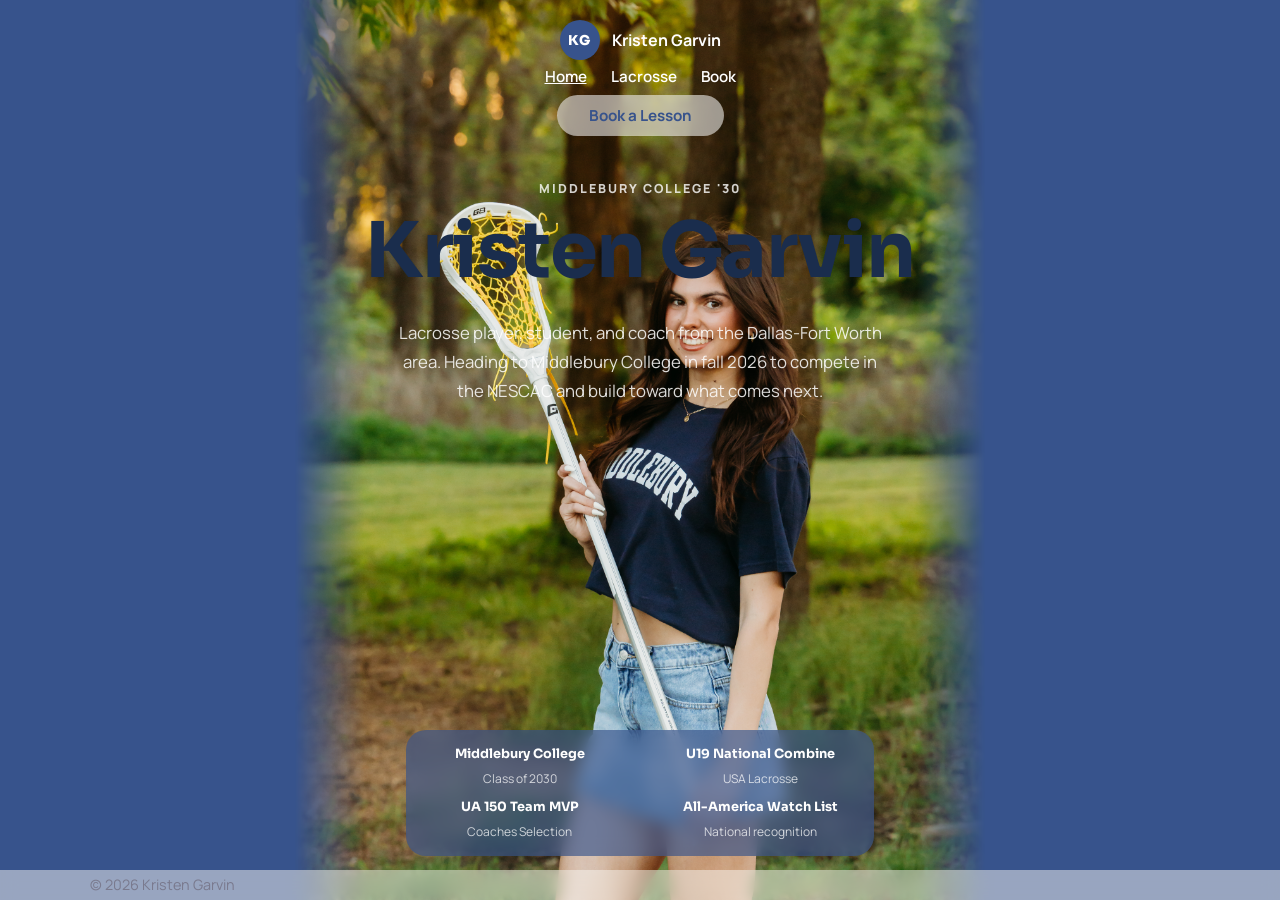
<file: index.html>
<!DOCTYPE html>
<html lang="en">
  <head>
    <meta charset="UTF-8" />
    <meta name="viewport" content="width=device-width, initial-scale=1.0" />
    <title>Kristen Garvin — Middlebury Lacrosse | Private Lessons Dallas TX</title>
    <meta name="description" content="Kristen Garvin — Middlebury College '30 women's lacrosse commit. UA 150 All-Star & Team MVP, U19 USA National Combine, All-America Watch List. Private lacrosse lessons in Dallas-Fort Worth, Allen, Texas." />
    <meta name="keywords" content="Kristen Garvin, Middlebury College, women's lacrosse, lacrosse lessons, Dallas Texas, Allen Texas, DFW lacrosse, private lacrosse training, youth lacrosse, NESCAC, UA 150, All-America, Lovejoy Leopards, GRIT Dallas" />
    <meta property="og:title" content="Kristen Garvin — Middlebury Lacrosse" />
    <meta property="og:description" content="Middlebury College '30 women's lacrosse. UA 150 Team MVP. Private lacrosse lessons in Dallas-Fort Worth, Texas." />
    <meta property="og:image" content="kg_main2.png" />
    <meta property="og:type" content="website" />
    <link rel="preconnect" href="https://fonts.googleapis.com" />
    <link rel="preconnect" href="https://fonts.gstatic.com" crossorigin />
    <link href="https://fonts.googleapis.com/css2?family=Manrope:wght@400;500;600;700;800&family=Sora:wght@400;600;700;800&display=swap" rel="stylesheet" />
    <link rel="stylesheet" href="styles.css" />
  </head>
  <body>
    <div class="page-bg landing">
      <img class="landing-bg-img" src="kg_main_lax.jpeg" alt="" />
      <div class="container">
        <header class="site-header">
          <a class="brand" href="index.html">
            <span class="brand-mark">KG</span>
            <span class="brand-name">Kristen Garvin</span>
          </a>
          <nav class="site-nav">
            <a href="index.html" class="active">Home</a>
            <a href="athletics.html">Lacrosse</a>
            <a href="contact.html">Book</a>
          </nav>
        </header>
        <a href="contact.html" class="landing-lesson-cta">Book a Lesson</a>
      </div>

      <main>
        <section class="landing-hero">
          <div class="container">
            <div class="landing-text" data-reveal>
              <p class="section-label">Middlebury College '30</p>
              <h1>Kristen Garvin</h1>
              <p class="landing-intro">
                Lacrosse player, student, and coach from the Dallas-Fort Worth area.
                Heading to Middlebury College in fall 2026 to compete in the NESCAC
                and build toward what comes next.
              </p>
            </div>
          </div>
        </section>
        <div class="landing-bars">
          <div class="container">
            <div class="highlights highlights-compact" data-reveal>
              <div class="highlights-grid">
                <div class="highlight-item">
                  <strong>Middlebury College</strong>
                  <span>Class of 2030</span>
                </div>
                <div class="highlight-item">
                  <strong>U19 National Combine</strong>
                  <span>USA Lacrosse</span>
                </div>
                <div class="highlight-item">
                  <strong>UA 150 Team MVP</strong>
                  <span>Coaches Selection</span>
                </div>
                <div class="highlight-item">
                  <strong>All-America Watch List</strong>
                  <span>National recognition</span>
                </div>
              </div>
            </div>
          </div>
        </div>
      </main>

      <footer class="site-footer">
        <div class="container">
          <span>&copy; 2026 Kristen Garvin</span>
          <span id="visitor-count" style="font-size: 0.8rem; opacity: 0.7;"></span>
        </div>
      </footer>
    </div>

    <script src="script.js"></script>
  </body>
</html>
</file>
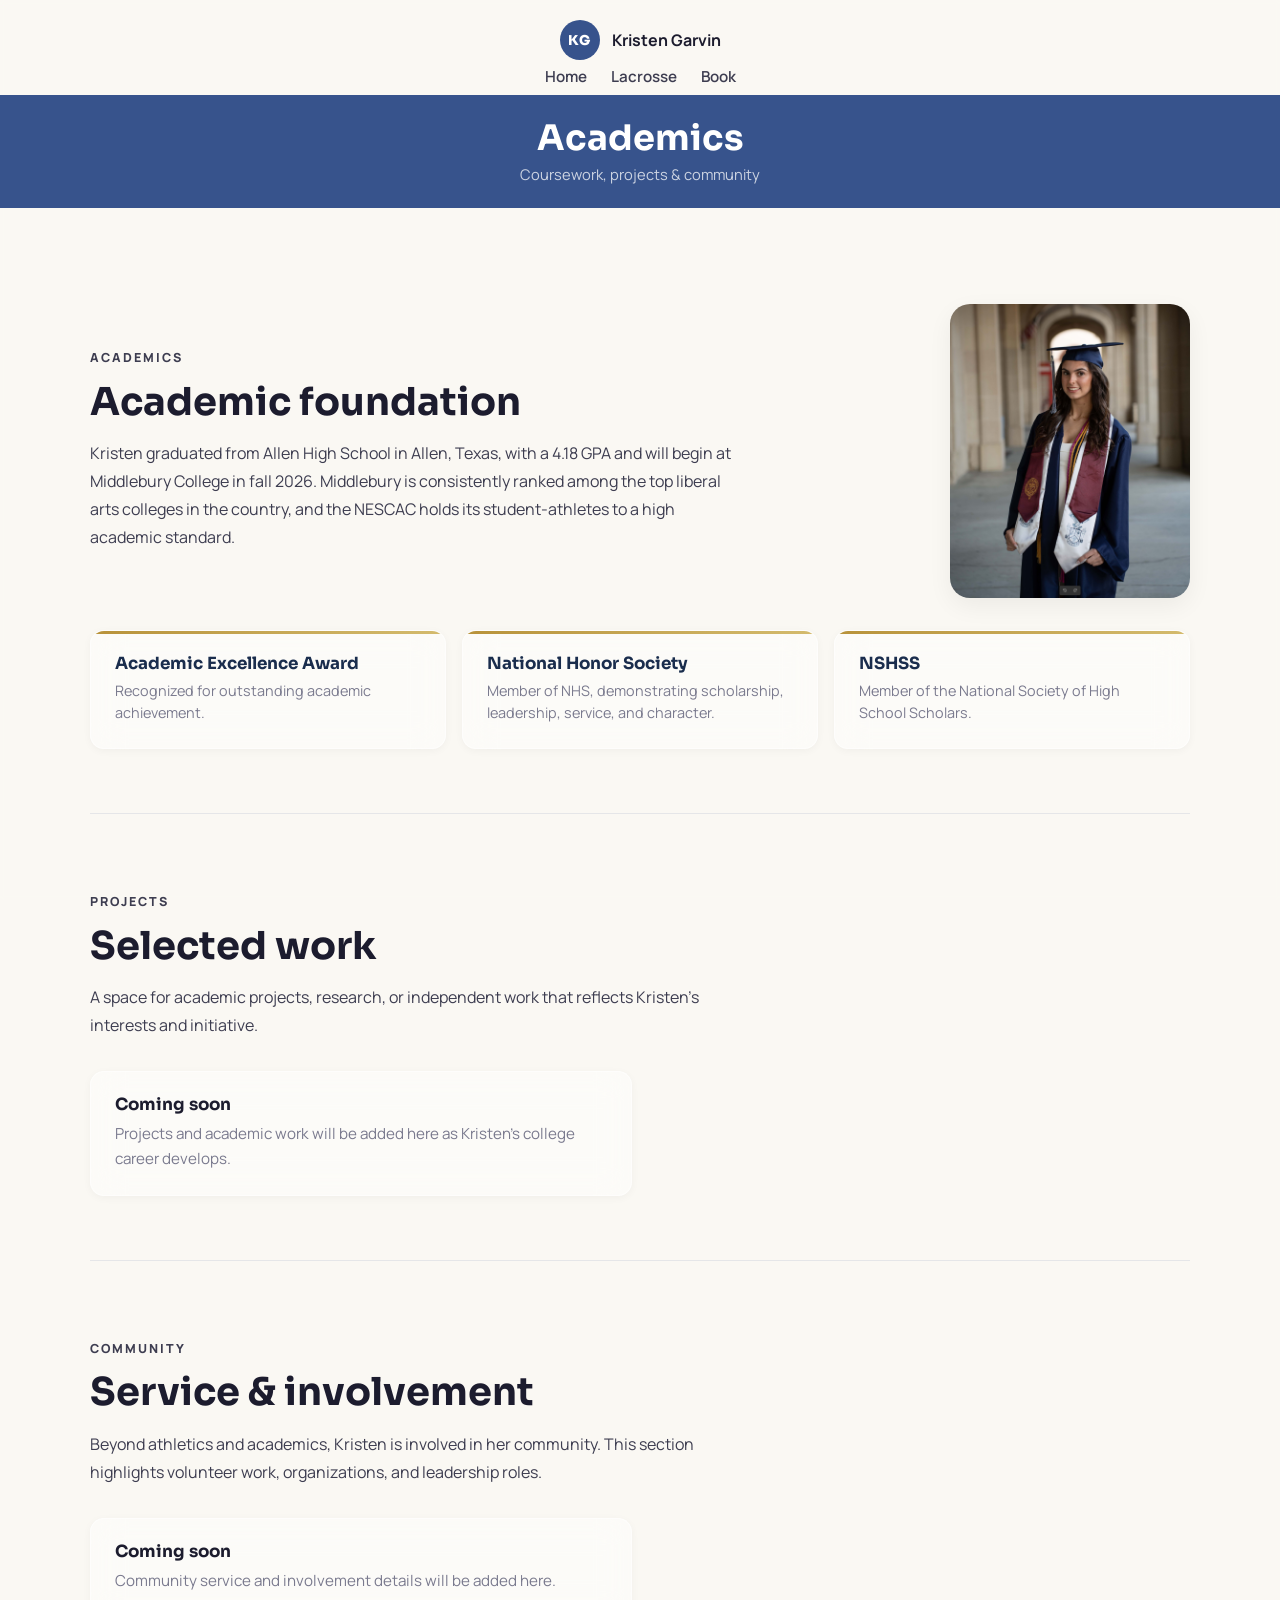
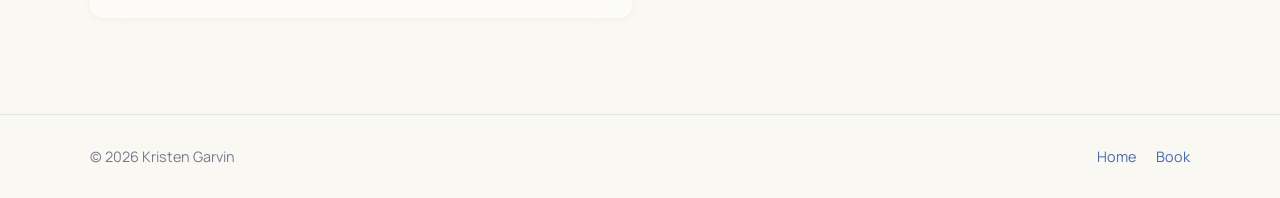
<file: academics.html>
<!DOCTYPE html>
<html lang="en">
  <head>
    <meta charset="UTF-8" />
    <meta name="viewport" content="width=device-width, initial-scale=1.0" />
    <title>Academics — Kristen Garvin | Middlebury College '30</title>
    <meta name="description" content="Kristen Garvin's academic profile — 4.18 GPA, National Honor Society, NSHSS, Academic Excellence Award. Allen High School graduate, Middlebury College '30." />
    <meta name="keywords" content="Kristen Garvin academics, Middlebury College, Allen High School, National Honor Society, NSHSS, student athlete" />
    <meta property="og:title" content="Academics — Kristen Garvin" />
    <meta property="og:description" content="4.18 GPA, NHS, NSHSS, Academic Excellence Award. Middlebury College '30." />
    <meta property="og:type" content="website" />
    <link rel="preconnect" href="https://fonts.googleapis.com" />
    <link rel="preconnect" href="https://fonts.gstatic.com" crossorigin />
    <link href="https://fonts.googleapis.com/css2?family=Manrope:wght@400;500;600;700;800&family=Sora:wght@400;600;700;800&display=swap" rel="stylesheet" />
    <link rel="stylesheet" href="styles.css" />
  </head>
  <body>
    <div class="page-bg">
    <div class="container">
      <header class="site-header">
        <a class="brand" href="index.html">
          <span class="brand-mark">KG</span>
          <span class="brand-name">Kristen Garvin</span>
        </a>
        <nav class="site-nav">
          <a href="index.html">Home</a>
          <a href="athletics.html">Lacrosse</a>
          <a href="contact.html">Book</a>
        </nav>
      </header>
    </div>

    <div class="page-head">
      <div class="container">
        <h1>Academics</h1>
        <p class="subtitle">Coursework, projects & community</p>
      </div>
    </div>

    <main class="container">
      <section class="section" data-reveal>
        <div class="quote-with-image">
          <div>
            <p class="section-label">Academics</p>
            <h2>Academic foundation</h2>
            <p>
              Kristen graduated from Allen High School in Allen, Texas, with a 4.18 GPA
              and will begin at Middlebury College in fall 2026. Middlebury is consistently
              ranked among the top liberal arts colleges in the country, and the NESCAC holds
              its student-athletes to a high academic standard.
            </p>
          </div>
          <img class="athletics-photo" src="kg_academic2.png" alt="Kristen Garvin — Graduation" />
        </div>

        <div class="accolade-grid" style="margin-top: 2rem">
          <article class="accolade-card">
            <h3>Academic Excellence Award</h3>
            <p>Recognized for outstanding academic achievement.</p>
          </article>
          <article class="accolade-card">
            <h3>National Honor Society</h3>
            <p>Member of NHS, demonstrating scholarship, leadership, service, and character.</p>
          </article>
          <article class="accolade-card">
            <h3>NSHSS</h3>
            <p>Member of the National Society of High School Scholars.</p>
          </article>
        </div>
      </section>

      <section class="section" data-reveal>
        <p class="section-label">Projects</p>
        <h2>Selected work</h2>
        <p>
          A space for academic projects, research, or independent work that reflects
          Kristen's interests and initiative.
        </p>

        <div class="card-grid">
          <article class="card">
            <h3>Coming soon</h3>
            <p>Projects and academic work will be added here as Kristen's college career develops.</p>
          </article>
          <!--
          Example project card:
          <article class="card">
            <h3>Project Title</h3>
            <p>Brief description of the project, what it involved, and the outcome or takeaway.</p>
          </article>
          -->
        </div>
      </section>

      <section class="section" data-reveal>
        <p class="section-label">Community</p>
        <h2>Service & involvement</h2>
        <p>
          Beyond athletics and academics, Kristen is involved in her community.
          This section highlights volunteer work, organizations, and leadership roles.
        </p>

        <div class="card-grid">
          <article class="card">
            <h3>Coming soon</h3>
            <p>Community service and involvement details will be added here.</p>
          </article>
          <!--
          Example:
          <article class="card">
            <h3>Organization Name</h3>
            <p>Role, contribution, and what the experience meant.</p>
          </article>
          -->
        </div>
      </section>
    </main>

    <footer class="site-footer">
      <div class="container">
        <span>&copy; 2026 Kristen Garvin</span>
        <div class="footer-links">
          <a href="index.html">Home</a>
          <a href="contact.html">Book</a>
        </div>
      </div>
    </footer>
    </div>

    <script src="script.js"></script>
  </body>
</html>
</file>
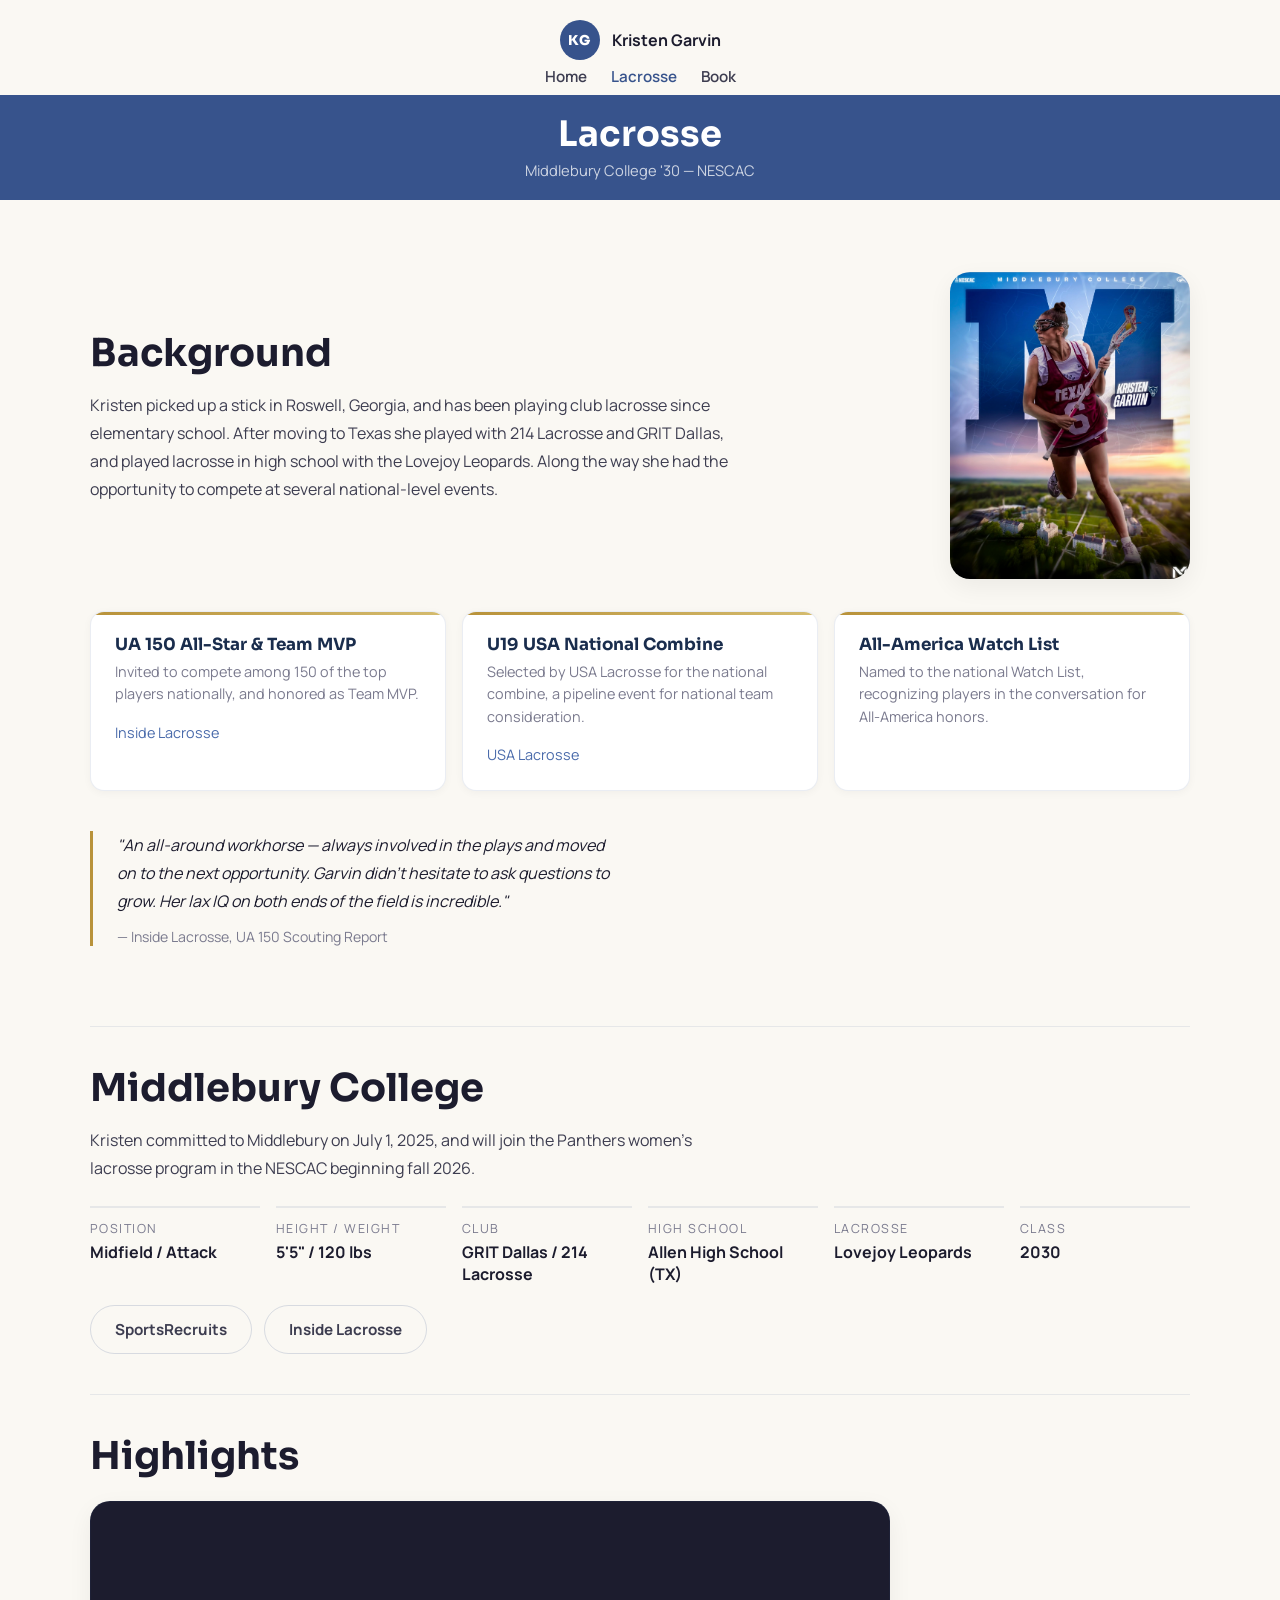
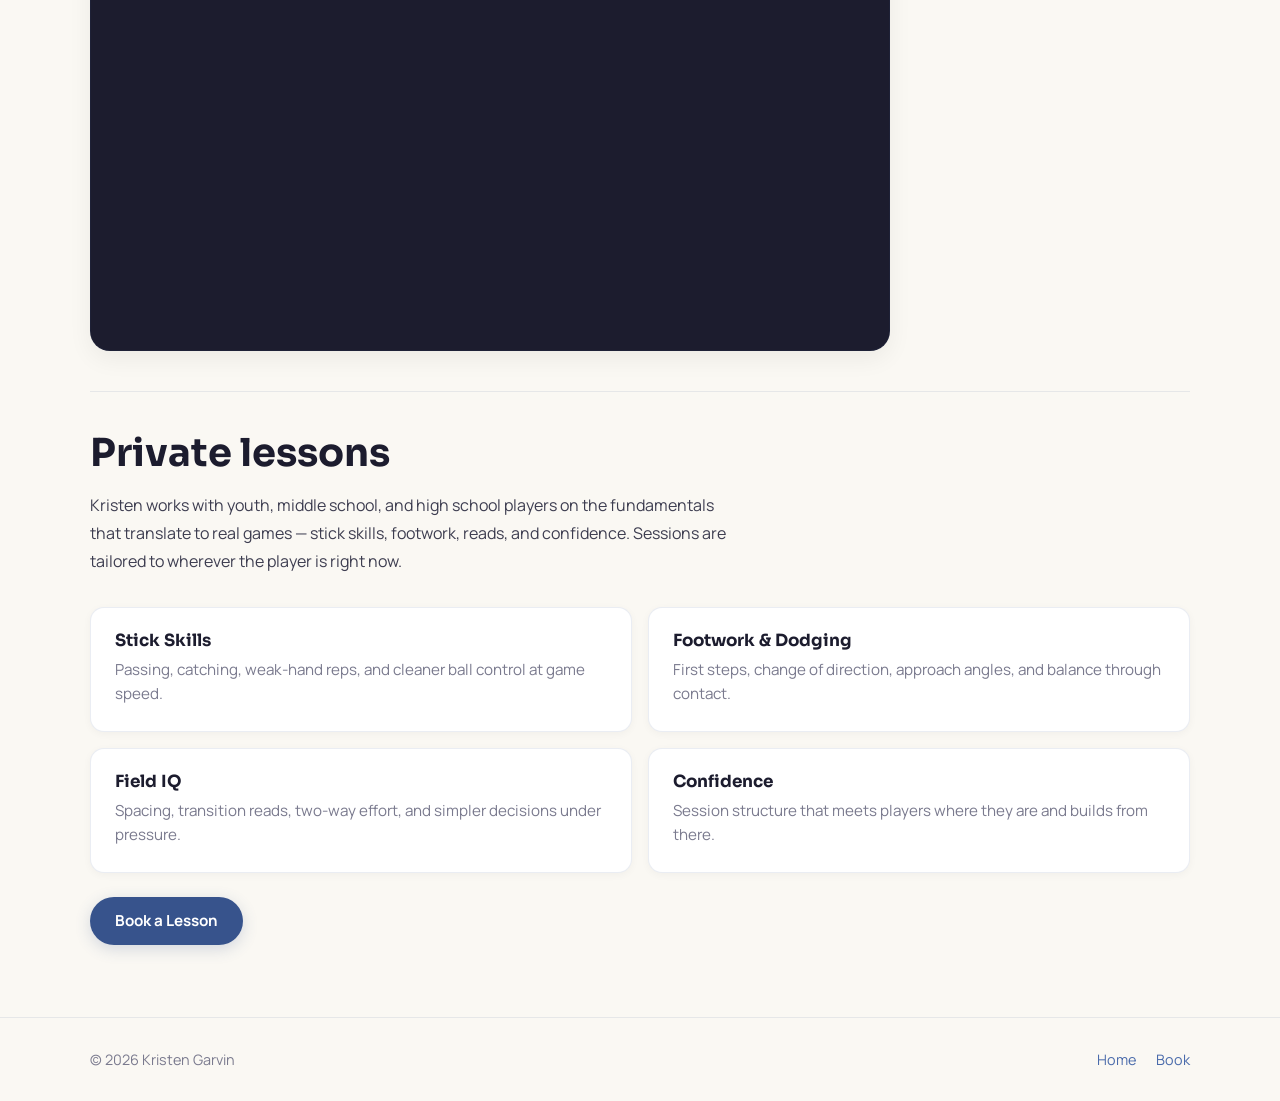
<file: athletics.html>
<!DOCTYPE html>
<html lang="en">
  <head>
    <meta charset="UTF-8" />
    <meta name="viewport" content="width=device-width, initial-scale=1.0" />
    <title>Athletics — Kristen Garvin | Middlebury Women's Lacrosse</title>
    <meta name="description" content="Kristen Garvin's lacrosse accolades — UA 150 All-Star & Team MVP, U19 USA National Combine, All-America Watch List. Middlebury College women's lacrosse commit. Private lacrosse lessons in Dallas-Fort Worth, Allen, Texas." />
    <meta name="keywords" content="Kristen Garvin lacrosse, Middlebury women's lacrosse, UA 150 All-Star, Team MVP, U19 USA National Combine, All-America Watch List, lacrosse lessons Dallas, Allen Texas lacrosse, Lovejoy Leopards, GRIT Dallas, youth lacrosse training, NESCAC" />
    <meta property="og:title" content="Athletics — Kristen Garvin | Middlebury Lacrosse" />
    <meta property="og:description" content="UA 150 Team MVP, U19 National Combine, All-America Watch List. Private lacrosse lessons in Dallas-Fort Worth." />
    <meta property="og:image" content="kg_athletic.jpeg" />
    <meta property="og:type" content="website" />
    <link rel="preconnect" href="https://fonts.googleapis.com" />
    <link rel="preconnect" href="https://fonts.gstatic.com" crossorigin />
    <link href="https://fonts.googleapis.com/css2?family=Manrope:wght@400;500;600;700;800&family=Sora:wght@400;600;700;800&display=swap" rel="stylesheet" />
    <link rel="stylesheet" href="styles.css" />
  </head>
  <body>
    <div class="container">
      <header class="site-header">
        <a class="brand" href="index.html">
          <span class="brand-mark">KG</span>
          <span class="brand-name">Kristen Garvin</span>
        </a>
        <nav class="site-nav">
          <a href="index.html">Home</a>
          <a href="athletics.html" class="active">Lacrosse</a>
          <a href="contact.html">Book</a>
        </nav>
      </header>
    </div>

    <div class="page-head page-head-compact">
      <div class="container">
        <h1>Lacrosse</h1>
        <p class="subtitle">Middlebury College '30 — NESCAC</p>
      </div>
    </div>

    <main class="container">
      <section class="section section-tight" data-reveal>
        <div class="quote-with-image">
          <div>
            <h2>Background</h2>
            <p>
              Kristen picked up a stick in Roswell, Georgia, and has been playing club
              lacrosse since elementary school. After moving to Texas she played with
              214 Lacrosse and GRIT Dallas, and played lacrosse in high school with the
              Lovejoy Leopards. Along the way she had the opportunity to compete at
              several national-level events.
            </p>
          </div>
          <img class="athletics-photo" src="kg_athletic.jpeg" alt="Kristen Garvin — Middlebury Lacrosse" />
        </div>

        <div class="accolade-grid">
          <article class="accolade-card">
            <h3>UA 150 All-Star & Team MVP</h3>
            <p>Invited to compete among 150 of the top players nationally, and honored as Team MVP.</p>
            <p class="card-source">
              <a href="https://www.insidelacrosse.com/article/RobinsonSportsPresentsUA150AllStarsandTopCombinePerformers/63745" target="_blank" rel="noreferrer">
                Inside Lacrosse
              </a>
            </p>
          </article>
          <article class="accolade-card">
            <h3>U19 USA National Combine</h3>
            <p>Selected by USA Lacrosse for the national combine, a pipeline event for national team consideration.</p>
            <p class="card-source">
              <a href="https://www.usalacrosse.com/news-media-blog/top-high-school-girls-lacrosse-players-invited-usa-lacrosse-national-combine" target="_blank" rel="noreferrer">
                USA Lacrosse
              </a>
            </p>
          </article>
          <article class="accolade-card">
            <h3>All-America Watch List</h3>
            <p>Named to the national Watch List, recognizing players in the conversation for All-America honors.</p>
          </article>
        </div>

        <blockquote class="pull-quote" data-reveal>
          <p>
            "An all-around workhorse — always involved in the plays and moved on to
            the next opportunity. Garvin didn't hesitate to ask questions to grow.
            Her lax IQ on both ends of the field is incredible."
          </p>
          <cite>— Inside Lacrosse, UA 150 Scouting Report</cite>
        </blockquote>
      </section>

      <section class="section section-tight" data-reveal>
        <h2>Middlebury College</h2>
        <p>
          Kristen committed to Middlebury on July 1, 2025, and will join the Panthers
          women's lacrosse program in the NESCAC beginning fall 2026.
        </p>

        <div class="profile-grid">
          <div class="profile-item">
            <div class="profile-label">Position</div>
            <div class="profile-value">Midfield / Attack</div>
          </div>
          <div class="profile-item">
            <div class="profile-label">Height / Weight</div>
            <div class="profile-value">5'5" / 120 lbs</div>
          </div>
          <div class="profile-item">
            <div class="profile-label">Club</div>
            <div class="profile-value">GRIT Dallas / 214 Lacrosse</div>
          </div>
          <div class="profile-item">
            <div class="profile-label">High School</div>
            <div class="profile-value">Allen High School (TX)</div>
          </div>
          <div class="profile-item">
            <div class="profile-label">Lacrosse</div>
            <div class="profile-value">Lovejoy Leopards</div>
          </div>
          <div class="profile-item">
            <div class="profile-label">Class</div>
            <div class="profile-value">2030</div>
          </div>
        </div>

        <div class="form-actions" style="margin-top: 1.25rem">
          <a class="btn btn-secondary" href="https://sportsrecruits.com/athlete/kristen_garvin" target="_blank" rel="noreferrer">SportsRecruits</a>
          <a class="btn btn-secondary" href="https://www.insidelacrosse.com/player/kristen-garvin/e22b5522-39c6-4a8d-bd5d-64ab55a19a91" target="_blank" rel="noreferrer">Inside Lacrosse</a>
        </div>
      </section>

      <section class="section section-tight" data-reveal>
        <h2>Highlights</h2>
        <div class="video-wrap">
          <iframe
            src="https://www.youtube.com/embed/eqdjUN7WQyw?rel=0"
            title="Kristen Garvin lacrosse highlights"
            allow="accelerometer; autoplay; clipboard-write; encrypted-media; gyroscope; picture-in-picture; web-share"
            allowfullscreen
          ></iframe>
        </div>
      </section>

      <section class="section section-tight" data-reveal>
        <h2>Private lessons</h2>
        <p>
          Kristen works with youth, middle school, and high school players on the
          fundamentals that translate to real games — stick skills, footwork, reads,
          and confidence. Sessions are tailored to wherever the player is right now.
        </p>

        <div class="card-grid">
          <article class="card">
            <h3>Stick Skills</h3>
            <p>Passing, catching, weak-hand reps, and cleaner ball control at game speed.</p>
          </article>
          <article class="card">
            <h3>Footwork & Dodging</h3>
            <p>First steps, change of direction, approach angles, and balance through contact.</p>
          </article>
          <article class="card">
            <h3>Field IQ</h3>
            <p>Spacing, transition reads, two-way effort, and simpler decisions under pressure.</p>
          </article>
          <article class="card">
            <h3>Confidence</h3>
            <p>Session structure that meets players where they are and builds from there.</p>
          </article>
        </div>

        <div class="form-actions" style="margin-top: 1.5rem">
          <a class="btn btn-primary" href="contact.html">Book a Lesson</a>
        </div>
      </section>
    </main>

    <footer class="site-footer">
      <div class="container">
        <span>&copy; 2026 Kristen Garvin</span>
        <div class="footer-links">
          <a href="index.html">Home</a>
          <a href="contact.html">Book</a>
        </div>
      </div>
    </footer>

    <script src="script.js"></script>
  </body>
</html>
</file>
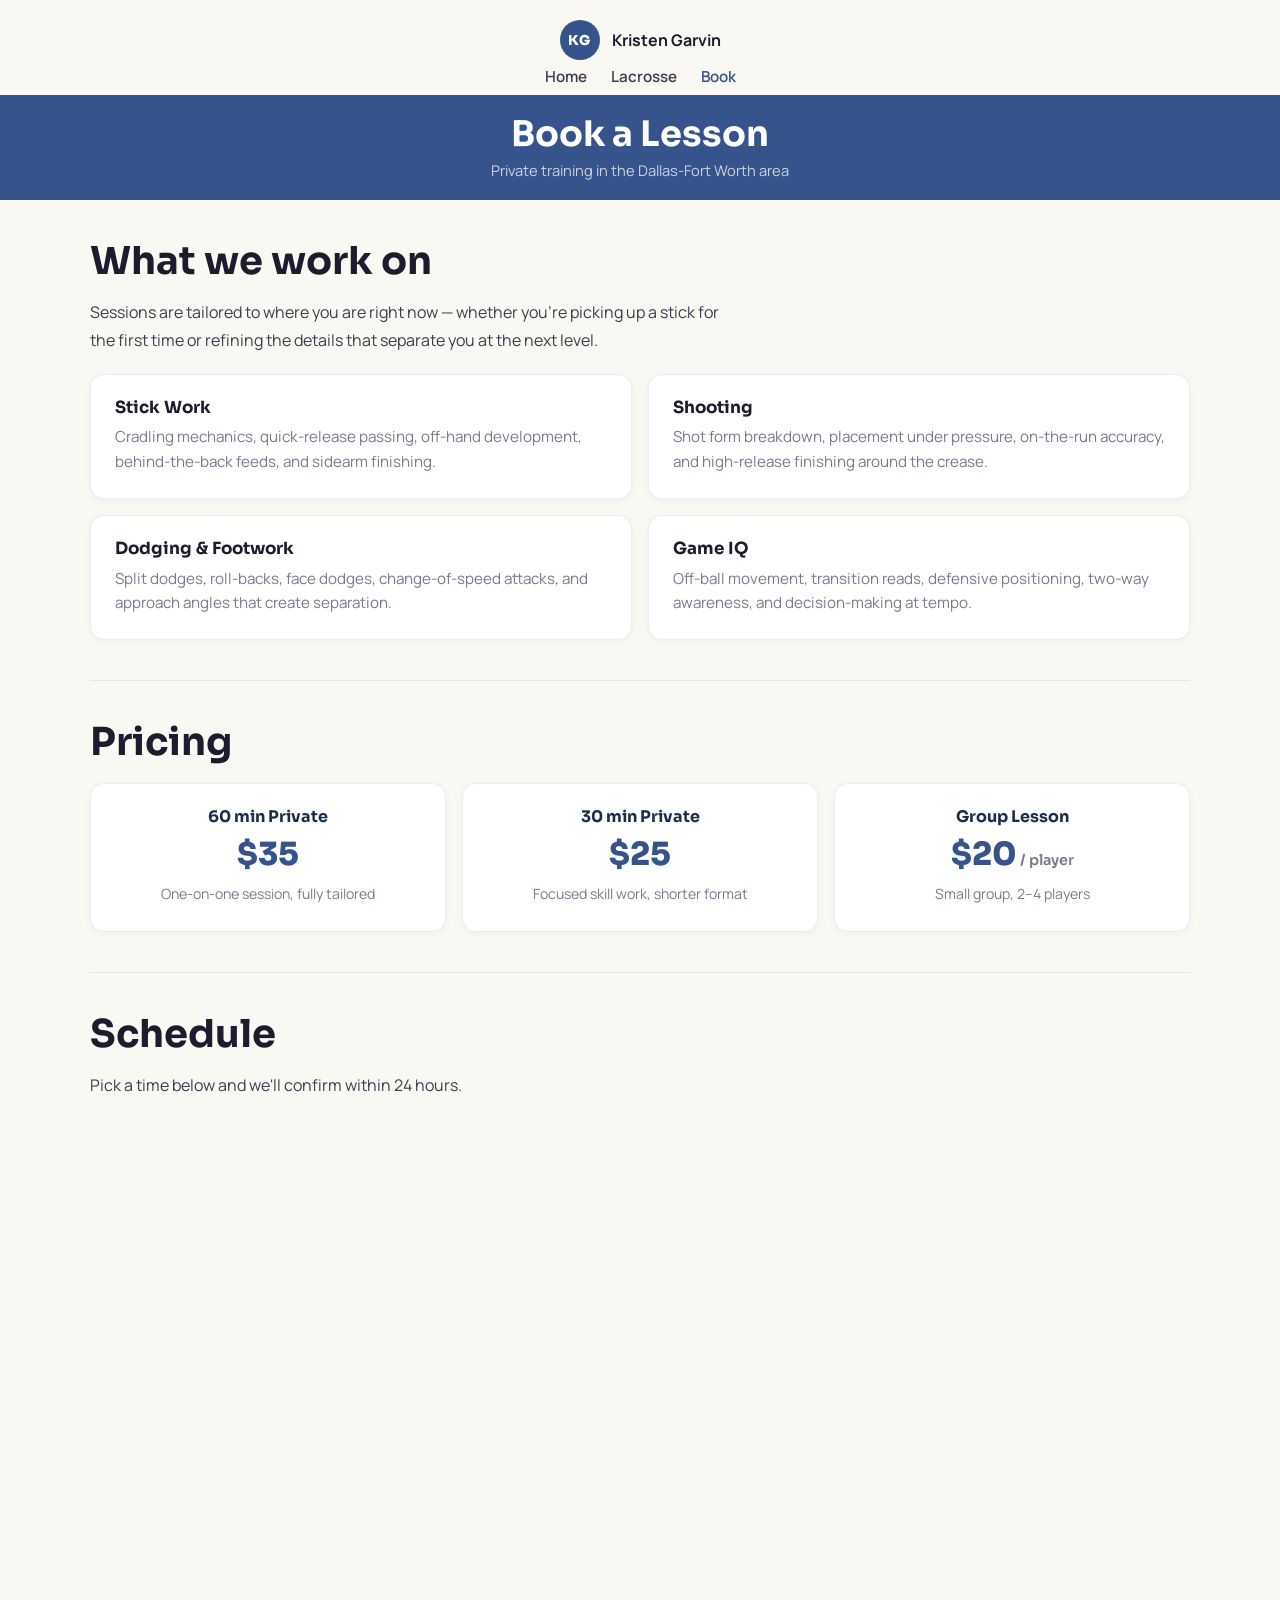
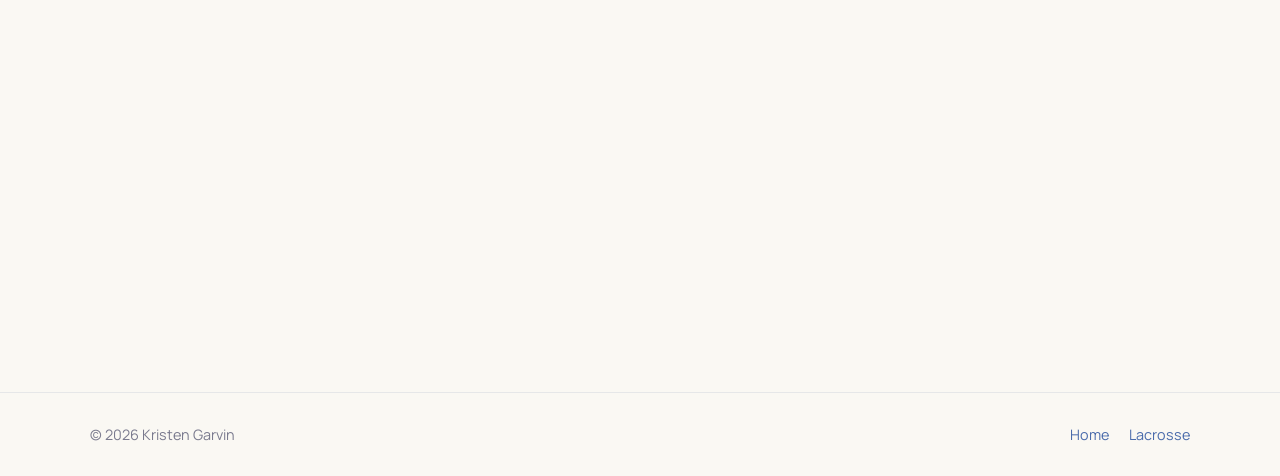
<file: contact.html>
<!DOCTYPE html>
<html lang="en">
  <head>
    <meta charset="UTF-8" />
    <meta name="viewport" content="width=device-width, initial-scale=1.0" />
    <title>Book a Lesson — Kristen Garvin | Lacrosse Lessons Dallas TX</title>
    <meta name="description" content="Book private lacrosse lessons with Kristen Garvin in Dallas-Fort Worth, Allen, Texas. Middlebury College '30 women's lacrosse commit. Youth, middle school, and high school training." />
    <meta name="keywords" content="book lacrosse lessons Dallas, lacrosse training Allen Texas, DFW lacrosse coach, private lacrosse lessons, youth lacrosse Dallas, Kristen Garvin" />
    <meta property="og:title" content="Book a Lesson — Kristen Garvin" />
    <meta property="og:description" content="Book private lacrosse lessons with Kristen Garvin in Dallas-Fort Worth, Texas." />
    <meta property="og:type" content="website" />
    <link rel="preconnect" href="https://fonts.googleapis.com" />
    <link rel="preconnect" href="https://fonts.gstatic.com" crossorigin />
    <link href="https://fonts.googleapis.com/css2?family=Manrope:wght@400;500;600;700;800&family=Sora:wght@400;600;700;800&display=swap" rel="stylesheet" />
    <link rel="stylesheet" href="styles.css" />
  </head>
  <body>
    <div class="container">
      <header class="site-header">
        <a class="brand" href="index.html">
          <span class="brand-mark">KG</span>
          <span class="brand-name">Kristen Garvin</span>
        </a>
        <nav class="site-nav">
          <a href="index.html">Home</a>
          <a href="athletics.html">Lacrosse</a>
          <a href="contact.html" class="active">Book</a>
        </nav>
      </header>
    </div>

    <div class="page-head page-head-compact">
      <div class="container">
        <h1>Book a Lesson</h1>
        <p class="subtitle">Private training in the Dallas-Fort Worth area</p>
      </div>
    </div>

    <main class="container">
      <section class="section section-tight" data-reveal>
        <h2>What we work on</h2>
        <p>
          Sessions are tailored to where you are right now — whether you're picking up
          a stick for the first time or refining the details that separate you at the
          next level.
        </p>

        <div class="card-grid" style="margin-top: 1.25rem">
          <article class="card">
            <h3>Stick Work</h3>
            <p>Cradling mechanics, quick-release passing, off-hand development, behind-the-back feeds, and sidearm finishing.</p>
          </article>
          <article class="card">
            <h3>Shooting</h3>
            <p>Shot form breakdown, placement under pressure, on-the-run accuracy, and high-release finishing around the crease.</p>
          </article>
          <article class="card">
            <h3>Dodging & Footwork</h3>
            <p>Split dodges, roll-backs, face dodges, change-of-speed attacks, and approach angles that create separation.</p>
          </article>
          <article class="card">
            <h3>Game IQ</h3>
            <p>Off-ball movement, transition reads, defensive positioning, two-way awareness, and decision-making at tempo.</p>
          </article>
        </div>
      </section>

      <section class="section section-tight" data-reveal>
        <h2>Pricing</h2>
        <div class="pricing-grid">
          <div class="pricing-card">
            <h3>60 min Private</h3>
            <div class="pricing-amount">$35</div>
            <p>One-on-one session, fully tailored</p>
          </div>
          <div class="pricing-card">
            <h3>30 min Private</h3>
            <div class="pricing-amount">$25</div>
            <p>Focused skill work, shorter format</p>
          </div>
          <div class="pricing-card">
            <h3>Group Lesson</h3>
            <div class="pricing-amount">$20<span> / player</span></div>
            <p>Small group, 2–4 players</p>
          </div>
        </div>
      </section>

      <section class="section section-tight" data-reveal>
        <h2>Schedule</h2>
        <p>Pick a time below and we'll confirm within 24 hours.</p>
        <div class="cal-embed-wrap" style="margin-top: 1rem">
          <iframe
            src="https://cal.com/kristengarvin"
            frameborder="0"
            loading="lazy"
            style="width: 100%; height: 800px; border: none; border-radius: 14px;"
          ></iframe>
        </div>
      </section>
    </main>

    <footer class="site-footer">
      <div class="container">
        <span>&copy; 2026 Kristen Garvin</span>
        <div class="footer-links">
          <a href="index.html">Home</a>
          <a href="athletics.html">Lacrosse</a>
        </div>
      </div>
    </footer>

    <script src="script.js"></script>
  </body>
</html>
</file>
<file: styles.css>
:root {
  --blue-deep: #1a2d4d;
  --blue: #37538C;
  --blue-mid: #4a6bab;
  --blue-soft: #7a96c4;
  --blue-pale: #edf1f8;
  --cream: #faf8f3;
  --cream-mid: #f0ebe1;
  --gold: #b8923a;
  --gold-soft: #d4bb6e;
  --ink: #1c1c2e;
  --text: #3d3d50;
  --text-soft: #7a7a8e;
  --white: #ffffff;
  --border: rgba(55, 83, 140, 0.10);
  --border-strong: rgba(55, 83, 140, 0.18);
  --shadow-sm: 0 2px 8px rgba(0, 0, 0, 0.04);
  --shadow-md: 0 8px 24px rgba(0, 0, 0, 0.06);
  --radius-lg: 20px;
  --radius-md: 14px;
  --radius-sm: 10px;
  --max-width: 1100px;
}

*, *::before, *::after { box-sizing: border-box; }
html { scroll-behavior: smooth; margin: 0; padding: 0; }
html:has(.page-bg.landing), body:has(.page-bg.landing) { background: #37538C; }

body {
  margin: 0;
  font-family: 'Manrope', sans-serif;
  color: var(--text);
  background: var(--cream);
  -webkit-font-smoothing: antialiased;
}

h1, h2, h3 {
  font-family: 'Sora', sans-serif;
  color: var(--ink);
  margin: 0;
  line-height: 1.1;
}

a { color: inherit; }
img { max-width: 100%; display: block; }

/* ── Layout ── */

.container {
  width: min(calc(100% - 2rem), var(--max-width));
  margin: 0 auto;
}

/* ── Header ── */

.site-header {
  display: flex;
  flex-direction: column;
  align-items: center;
  padding: 1.25rem 0 0.5rem;
  gap: 0.4rem;
}

.brand {
  display: inline-flex;
  align-items: center;
  gap: 0.75rem;
  text-decoration: none;
}

.brand-mark {
  width: 2.5rem;
  height: 2.5rem;
  display: grid;
  place-items: center;
  border-radius: 50%;
  font-family: 'Sora', sans-serif;
  font-weight: 800;
  font-size: 0.85rem;
  letter-spacing: 0.06em;
  background: var(--blue);
  color: var(--white);
}

.brand-name {
  font-weight: 700;
  color: var(--ink);
  font-size: 1rem;
}

.site-nav {
  display: flex;
  align-items: center;
  gap: 1.5rem;
}

.site-nav a {
  text-decoration: none;
  font-weight: 600;
  font-size: 0.95rem;
  color: var(--text);
  transition: color 200ms ease;
}

.site-nav a:hover,
.site-nav a.active {
  color: var(--blue);
}

/* ── Page Background ── */

.page-bg {
  min-height: 100vh;
  position: relative;
  background-size: contain;
  background-position: center;
  background-repeat: no-repeat;
  background-attachment: fixed;
  background-color: var(--cream);
}

.page-bg::before {
  content: '';
  position: fixed;
  inset: 0;
  background: rgba(250, 248, 243, 0.58);
  backdrop-filter: blur(2px);
  pointer-events: none;
  z-index: 0;
}

.page-bg > * {
  position: relative;
  z-index: 1;
}

.page-bg .page-head {
  background: var(--blue);
}

/* Frosted glass cards over page backgrounds */
.page-bg .card,
.page-bg .accolade-card,
.page-bg .featured-card,
.page-bg .audience-strip,
.page-bg .inquiry-form,
.page-bg .contact-card {
  background: rgba(255, 255, 255, 0.45);
  backdrop-filter: blur(16px);
  border-color: rgba(255, 255, 255, 0.5);
}

.page-bg .featured-card blockquote {
  background: rgba(255, 255, 255, 0.3);
}

.page-bg .highlights {
  background: rgba(255, 255, 255, 0.35);
  backdrop-filter: blur(16px);
  border-radius: var(--radius-lg);
  border: 1px solid rgba(255, 255, 255, 0.4);
  border-bottom: none;
}

/* ── Landing Page ── */

.page-bg.landing {
  display: flex;
  flex-direction: column;
  height: 100vh;
  overflow: hidden;
  background-color: #37538C;
  position: relative;
}

.landing-bg-img {
  position: fixed;
  top: -5%;
  left: 50%;
  transform: translateX(-50%);
  height: 115%;
  width: auto;
  object-fit: contain;
  z-index: 0;
  pointer-events: none;
  -webkit-mask-image: linear-gradient(to right, transparent 0%, black 10%, black 90%, transparent 100%);
  mask-image: linear-gradient(to right, transparent 0%, black 10%, black 90%, transparent 100%);
}

.page-bg.landing::before {
  display: none;
}

.page-bg.landing .site-header {
  justify-content: center !important;
  align-items: center !important;
}

.page-bg.landing .site-nav a {
  color: var(--white);
}

.page-bg.landing .site-nav a:hover,
.page-bg.landing .site-nav a.active {
  color: var(--white);
  text-decoration: underline;
}

.page-bg.landing .brand-name {
  color: var(--white);
}

.landing-lesson-cta {
  display: block;
  width: fit-content;
  margin: 0 auto;
  padding: 0.6rem 2rem;
  background: rgba(255, 255, 255, 0.55);
  backdrop-filter: blur(12px);
  border-radius: 999px;
  font-size: 0.95rem;
  font-weight: 700;
  color: var(--blue);
  text-decoration: none;
  text-align: center;
  transition: background 200ms ease;
  position: relative;
  z-index: 1;
}

.landing-lesson-cta:hover {
  background: rgba(255, 255, 255, 0.75);
}

.landing-hero {
  padding: 2rem 0 0;
}

.landing-bars {
  position: fixed;
  bottom: 2.75rem;
  left: 50%;
  transform: translateX(-50%);
  width: min(75%, 500px);
  z-index: 2;
}

.landing-bars .highlights-grid {
  grid-template-columns: 1fr 1fr !important;
  gap: 0.25rem 1rem !important;
}

.page-bg.landing .site-footer {
  position: fixed;
  bottom: 0;
  left: 0;
  right: 0;
  z-index: 2;
  margin-top: 0;
  padding: 0.35rem 0;
  border-top: none;
  background: rgba(250, 248, 243, 0.5);
  backdrop-filter: blur(8px);
  font-size: 0.8rem;
}

.page-bg.landing main {
  flex: 1;
  display: flex;
  flex-direction: column;
}

.page-bg.landing .site-footer {
  margin-top: auto;
}

.landing-hero .container {
  display: flex;
  flex-direction: column;
  align-items: center;
}

.landing-text {
  text-align: center;
  max-width: 640px;
  margin: 0 auto;
}

.landing-text h1 {
  font-size: clamp(3.2rem, 6vw, 5rem);
  color: var(--blue-deep);
  margin-top: 0.5rem;
  letter-spacing: -0.02em;
}

.landing-intro {
  margin: 1.5rem auto 0;
  font-size: 1.05rem;
  line-height: 1.75;
  max-width: 50ch;
  color: rgba(255, 255, 255, 0.85);
}

.page-bg.landing .section-label {
  color: rgba(255, 255, 255, 0.8);
}

.landing-actions {
  display: flex;
  gap: 0.75rem;
  margin-top: 2rem;
  justify-content: center;
}

.landing-actions .btn-secondary {
  border-color: rgba(255, 255, 255, 0.7);
  color: var(--white);
  background: rgba(255, 255, 255, 0.15);
}

.landing-actions .btn-secondary:hover {
  background: rgba(255, 255, 255, 0.3);
  border-color: var(--white);
  color: var(--white);
}

/* ── Highlights Ribbon ── */

.highlights {
  padding: 2.5rem 0;
  border-bottom: 1px solid var(--border);
}

.highlights-grid {
  display: grid;
  grid-template-columns: repeat(4, 1fr);
  gap: 1.5rem;
  text-align: center;
}

.highlight-item {
  padding: 0.5rem 0;
}

.highlight-item strong {
  display: block;
  font-family: 'Sora', sans-serif;
  font-size: 0.95rem;
  color: var(--blue-deep);
  margin-bottom: 0.25rem;
}

.highlight-item span {
  font-size: 0.88rem;
  color: var(--text-soft);
}

.highlights-compact {
  padding: 0.75rem 0;
  margin-top: 1.5rem;
  border-bottom: none;
  background: rgba(55, 83, 140, 0.65) !important;
  border-color: transparent !important;
  backdrop-filter: blur(8px) !important;
}

.highlights-compact .highlights-grid {
  gap: 0.75rem;
}

.highlights-compact .highlight-item {
  padding: 0.2rem 0;
}

.highlights-compact .highlight-item strong {
  font-size: 0.8rem;
  color: var(--white);
}

.highlights-compact .highlight-item span {
  font-size: 0.75rem;
  color: rgba(255, 255, 255, 0.75);
}

.highlights-lessons {
  margin-top: 0.5rem !important;
  background: rgba(255, 255, 255, 0.55) !important;
  backdrop-filter: blur(12px) !important;
  text-decoration: none;
  display: block;
  transition: background 200ms ease;
}

.highlights-lessons:hover {
  background: rgba(255, 255, 255, 0.7) !important;
}

.highlights-lessons .highlight-item strong {
  color: var(--blue);
}

.highlights-lessons .highlight-item span {
  color: var(--text-soft);
}

.highlights-grid-lessons {
  grid-template-columns: 1fr !important;
}

/* ── Page Head (inner pages) ── */

.page-head {
  padding: 1.5rem 0;
  text-align: center;
  background: var(--blue);
  position: relative;
  overflow: hidden;
}

.page-head h1 {
  font-size: clamp(1.6rem, 3vw, 2.2rem);
  color: var(--white);
}

.page-head .subtitle {
  margin: 0.35rem 0 0;
  color: rgba(255, 255, 255, 0.75);
  font-size: 0.92rem;
}

/* ── Content Sections ── */

.section {
  padding: 4rem 0;
}

.section + .section {
  border-top: 1px solid var(--border);
}

.section-tight {
  padding: 2.5rem 0;
}

.page-head-compact {
  padding: 1.25rem 0;
}

.section-label {
  text-transform: uppercase;
  letter-spacing: 0.16em;
  font-size: 0.78rem;
  font-weight: 800;
  color: var(--blue-mid);
  margin-bottom: 0.75rem;
}

.section h2 {
  font-size: clamp(1.8rem, 3vw, 2.4rem);
  max-width: 28ch;
}

.section p,
.section li {
  line-height: 1.75;
  color: var(--text);
  max-width: 65ch;
}

.section p + p {
  margin-top: 1rem;
}

/* ── Two-column layout ── */

.content-cols {
  display: grid;
  grid-template-columns: 1fr 1fr;
  gap: 3rem;
  align-items: start;
}

/* ── Accolades ── */

.accolade-grid {
  display: grid;
  grid-template-columns: repeat(3, 1fr);
  gap: 1rem;
  margin-top: 2rem;
}

.accolade-card {
  padding: 1.5rem;
  border: 1px solid var(--border);
  border-radius: var(--radius-md);
  background: var(--white);
  box-shadow: var(--shadow-sm);
  position: relative;
  overflow: hidden;
}

.accolade-card::before {
  content: '';
  position: absolute;
  top: 0;
  left: 0;
  right: 0;
  height: 3px;
  background: linear-gradient(90deg, var(--gold), var(--gold-soft));
}

.accolade-card h3 {
  font-size: 1.05rem;
  color: var(--blue-deep);
  margin-bottom: 0.4rem;
}

.accolade-card p {
  font-size: 0.9rem;
  color: var(--text-soft);
  margin: 0;
  line-height: 1.55;
  max-width: none;
}

.card-source {
  margin-top: 0.75rem;
  font-size: 0.88rem;
}

.card-source a {
  color: var(--blue-mid);
  text-decoration: none;
}

.card-source a:hover {
  color: var(--blue);
  text-decoration: underline;
}

/* ── Featured Card ── */

.featured-card {
  padding: 2rem;
  border: 1px solid var(--border);
  border-radius: var(--radius-lg);
  background: var(--white);
  box-shadow: var(--shadow-sm);
  position: relative;
  overflow: hidden;
  margin-top: 2rem;
}

.featured-card::before {
  content: '';
  position: absolute;
  top: 0;
  left: 0;
  right: 0;
  height: 3px;
  background: linear-gradient(90deg, var(--gold), var(--gold-soft));
}

.featured-card h3 {
  font-size: 1.25rem;
  margin-top: 0.5rem;
  max-width: 40ch;
}

.featured-card blockquote {
  margin: 1.5rem 0;
  padding: 1.25rem 1.5rem;
  border-left: 3px solid var(--gold);
  background: var(--cream);
  border-radius: 0 var(--radius-sm) var(--radius-sm) 0;
  font-style: italic;
  color: var(--text);
  line-height: 1.75;
  max-width: none;
}

.featured-card blockquote p {
  margin: 0;
  max-width: none;
}

/* ── Pull Quote ── */

.pull-quote {
  margin: 2.5rem 0;
  padding: 0 1.5rem;
  border-left: 3px solid var(--gold);
  max-width: 55ch;
}

.pull-quote p {
  font-style: italic;
  line-height: 1.75;
  color: var(--ink);
  margin: 0;
}

.pull-quote cite {
  display: block;
  margin-top: 0.75rem;
  font-style: normal;
  font-size: 0.88rem;
  color: var(--text-soft);
}

.quote-with-image {
  display: grid;
  grid-template-columns: 1fr auto;
  gap: 2rem;
  align-items: center;
  margin-top: 2rem;
}

.quote-with-image .pull-quote {
  margin: 0;
}

.athletics-photo {
  width: 240px;
  border-radius: var(--radius-lg);
  box-shadow: var(--shadow-md);
}

@media (max-width: 768px) {
  .quote-with-image {
    grid-template-columns: 1fr;
  }

  .athletics-photo {
    width: 200px;
    justify-self: center;
  }
}

/* ── Profile Info ── */

.profile-grid {
  display: grid;
  grid-template-columns: repeat(auto-fit, minmax(160px, 1fr));
  gap: 1rem;
  margin-top: 1.5rem;
}

.profile-item {
  padding-top: 0.75rem;
  border-top: 2px solid var(--border);
}

.profile-label {
  font-size: 0.78rem;
  text-transform: uppercase;
  letter-spacing: 0.12em;
  color: var(--text-soft);
  margin-bottom: 0.3rem;
}

.profile-value {
  font-weight: 700;
  color: var(--ink);
}

/* ── Video ── */

.video-wrap {
  margin-top: 1.5rem;
  border-radius: var(--radius-lg);
  overflow: hidden;
  border: 1px solid var(--border);
  box-shadow: var(--shadow-md);
  aspect-ratio: 16 / 9;
  background: var(--ink);
  max-width: 800px;
}

.video-wrap iframe {
  width: 100%;
  height: 100%;
  border: 0;
}

/* ── Cards ── */

.card-grid {
  display: grid;
  grid-template-columns: repeat(2, 1fr);
  gap: 1rem;
  margin-top: 2rem;
}

.card {
  padding: 1.5rem;
  border: 1px solid var(--border);
  border-radius: var(--radius-md);
  background: var(--white);
  box-shadow: var(--shadow-sm);
}

.card h3 {
  font-size: 1.05rem;
  margin-bottom: 0.5rem;
}

.card p {
  font-size: 0.95rem;
  color: var(--text-soft);
  line-height: 1.6;
  margin: 0;
  max-width: none;
}

/* ── Audience Strip ── */

.audience-strip {
  display: grid;
  grid-template-columns: repeat(3, 1fr);
  gap: 1.5rem;
  margin-top: 1.5rem;
  padding: 1.75rem;
  border: 1px solid var(--border);
  border-radius: var(--radius-lg);
  background: var(--white);
}

.audience-strip strong {
  display: block;
  font-family: 'Sora', sans-serif;
  color: var(--blue);
  margin-bottom: 0.3rem;
}

.audience-strip p {
  margin: 0;
  font-size: 0.95rem;
  color: var(--text-soft);
  max-width: none;
}

/* ── Forms ── */

.inquiry-form {
  display: grid;
  gap: 1.25rem;
  padding: 2rem;
  border: 1px solid var(--border);
  border-radius: var(--radius-lg);
  background: var(--white);
  box-shadow: var(--shadow-sm);
  max-width: 540px;
}

.inquiry-form label {
  display: grid;
  gap: 0.4rem;
  font-weight: 600;
  font-size: 0.95rem;
  color: var(--ink);
}

.inquiry-form input,
.inquiry-form textarea,
.inquiry-form select {
  width: 100%;
  padding: 0.85rem 1rem;
  border: 1px solid var(--border-strong);
  border-radius: var(--radius-sm);
  background: var(--cream);
  color: var(--ink);
  font: inherit;
  font-size: 0.95rem;
  transition: border-color 200ms ease;
}

.inquiry-form input::placeholder,
.inquiry-form textarea::placeholder {
  color: var(--text-soft);
}

.inquiry-form input:focus,
.inquiry-form textarea:focus,
.inquiry-form select:focus {
  outline: 2px solid var(--blue-mid);
  border-color: var(--blue-mid);
}

.form-actions {
  display: flex;
  flex-wrap: wrap;
  gap: 0.75rem;
  margin-top: 0.25rem;
}

.form-note {
  min-height: 1.5rem;
  margin: 0;
  font-size: 0.9rem;
  color: var(--text-soft);
}

/* ── Buttons ── */

.btn {
  display: inline-flex;
  align-items: center;
  justify-content: center;
  padding: 0.8rem 1.5rem;
  border-radius: 999px;
  font-weight: 700;
  font-size: 0.95rem;
  text-decoration: none;
  border: 1px solid transparent;
  cursor: pointer;
  font-family: inherit;
  transition: transform 180ms ease, box-shadow 180ms ease;
}

.btn:hover { transform: translateY(-2px); }

.btn-primary {
  background: var(--blue);
  color: var(--white);
  box-shadow: 0 4px 16px rgba(55, 83, 140, 0.2);
}

.btn-primary:hover {
  box-shadow: 0 8px 24px rgba(55, 83, 140, 0.28);
}

.btn-secondary {
  border-color: var(--border-strong);
  color: var(--text);
  background: transparent;
}

.btn-secondary:hover {
  border-color: var(--blue);
  color: var(--blue);
}

/* ── Contact ── */

.contact-grid {
  display: grid;
  grid-template-columns: 1fr 1fr;
  gap: 3rem;
  align-items: start;
}

.contact-links {
  display: grid;
  gap: 1rem;
}

.contact-card {
  display: flex;
  flex-direction: column;
  gap: 0.25rem;
  padding: 1.25rem 1.5rem;
  border: 1px solid var(--border);
  border-radius: var(--radius-md);
  background: var(--white);
  text-decoration: none;
  transition: border-color 200ms ease, box-shadow 200ms ease;
}

.contact-card:hover {
  border-color: var(--blue);
  box-shadow: var(--shadow-sm);
}

.contact-card strong {
  font-family: 'Sora', sans-serif;
  font-size: 0.95rem;
  color: var(--ink);
}

.contact-card span {
  font-size: 0.9rem;
  color: var(--text-soft);
}

/* ── Pricing ── */

.pricing-grid {
  display: grid;
  grid-template-columns: repeat(3, 1fr);
  gap: 1rem;
  margin-top: 1.25rem;
}

.pricing-card {
  padding: 1.5rem;
  border: 1px solid var(--border);
  border-radius: var(--radius-md);
  background: var(--white);
  box-shadow: var(--shadow-sm);
  text-align: center;
}

.pricing-card h3 {
  font-size: 1rem;
  color: var(--blue-deep);
  margin-bottom: 0.5rem;
}

.pricing-amount {
  font-family: 'Sora', sans-serif;
  font-size: 2rem;
  font-weight: 800;
  color: var(--blue);
}

.pricing-amount span {
  font-size: 0.9rem;
  font-weight: 600;
  color: var(--text-soft);
}

.pricing-card p {
  margin: 0.5rem 0 0;
  font-size: 0.88rem;
  color: var(--text-soft);
  max-width: none;
}

@media (max-width: 768px) {
  .pricing-grid {
    grid-template-columns: 1fr;
  }
}

/* ── Footer ── */

.site-footer {
  margin-top: 2rem;
  padding: 2rem 0;
  border-top: 1px solid var(--border);
}

.site-footer .container {
  display: flex;
  justify-content: space-between;
  align-items: center;
  color: var(--text-soft);
  font-size: 0.9rem;
}

.site-footer a {
  color: var(--blue-mid);
  text-decoration: none;
}

.site-footer a:hover {
  color: var(--blue);
}

.footer-links {
  display: flex;
  gap: 1.25rem;
}

/* ── Reveal Animation ── */

[data-reveal] {
  opacity: 0;
  transform: translateY(14px);
  transition: opacity 500ms ease, transform 500ms ease;
}

[data-reveal].is-visible {
  opacity: 1;
  transform: translateY(0);
}

/* ── Responsive ── */

@media (max-width: 900px) {
  .page-bg::before,
  .page-bg.landing::before {
    position: absolute;
  }

  .highlights-grid {
    grid-template-columns: repeat(2, 1fr);
    gap: 1.25rem;
  }

  .accolade-grid {
    grid-template-columns: 1fr;
  }

  .content-cols,
  .contact-grid {
    grid-template-columns: 1fr;
    gap: 2rem;
  }
}

@media (max-width: 768px) {
  .page-head {
    padding: 1.25rem 1rem;
  }

  .section {
    padding: 3rem 0;
  }

  .card-grid,
  .audience-strip {
    grid-template-columns: 1fr;
  }

  .highlights-grid {
    grid-template-columns: 1fr 1fr;
  }

  .site-header {
    gap: 0.4rem;
  }

  .site-nav {
    flex-wrap: wrap;
    gap: 0.8rem 1.25rem;
  }

  .site-footer .container {
    flex-direction: column;
    gap: 0.75rem;
    text-align: center;
  }

  .landing-text h1 {
    font-size: 2.2rem;
  }

  .landing-intro {
    font-size: 0.9rem;
  }

  .landing-bars {
    bottom: 2rem;
  }

  .landing-bars .highlights-compact {
    padding: 0.5rem 0;
  }

  .landing-bars .highlights-grid {
    grid-template-columns: 1fr 1fr;
    gap: 0.25rem;
  }

  .landing-bars .highlight-item strong {
    font-size: 0.7rem;
  }

  .landing-bars .highlight-item span {
    font-size: 0.65rem;
  }

  .page-bg.landing .site-footer {
    padding: 0.4rem 0;
    font-size: 0.8rem;
  }
}
</file>
